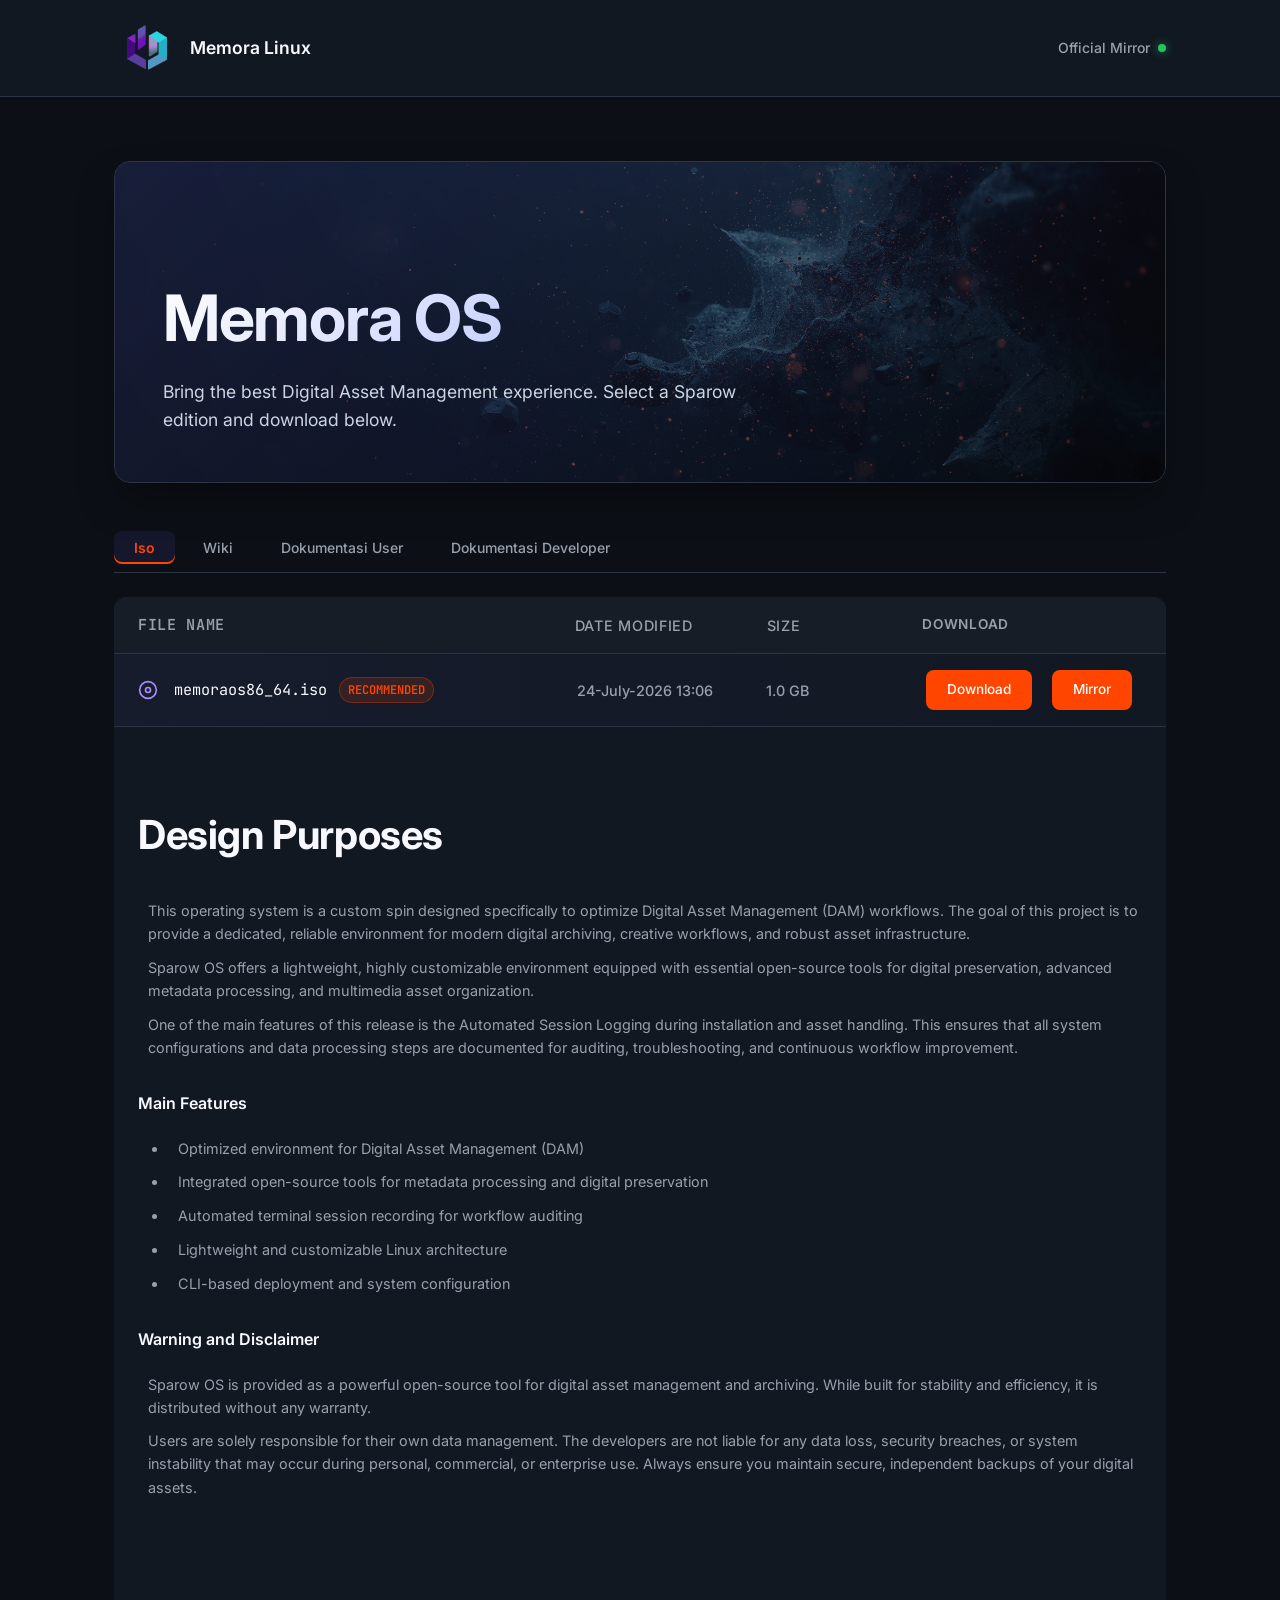
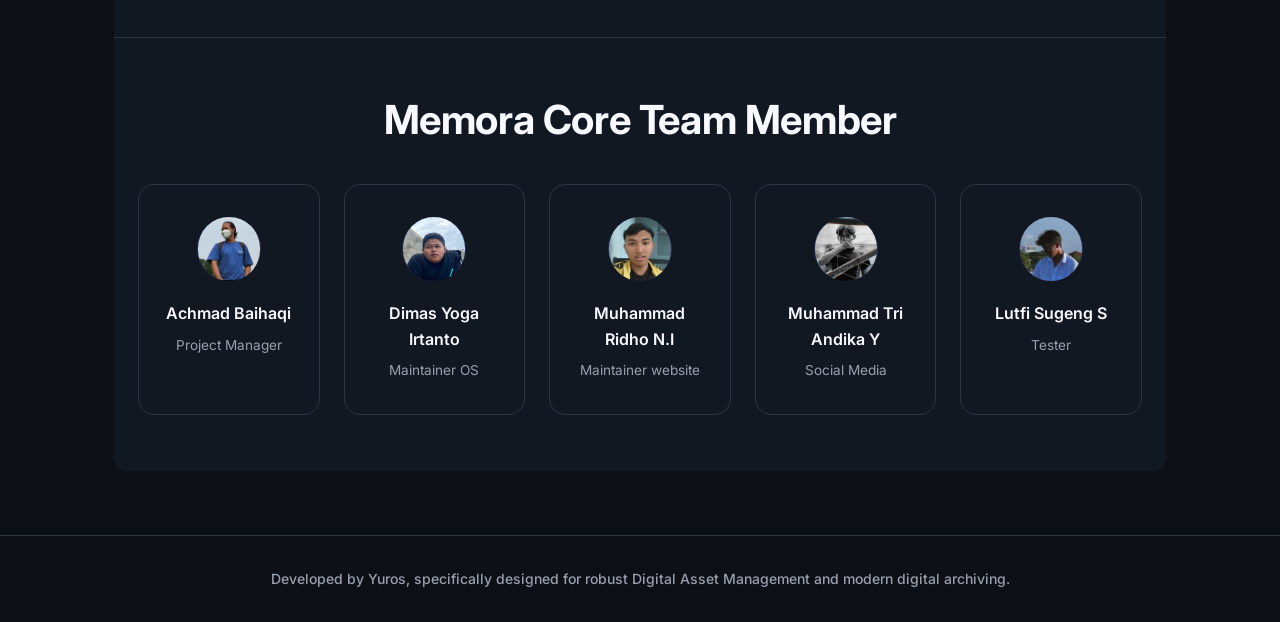
<file: index.html>
<!DOCTYPE html>
<html lang="en">
<head>
    <meta charset="UTF-8">
    <meta name="viewport" content="width=device-width, initial-scale=1.0">
    <title>Memora OS - Download</title>
    <link rel="stylesheet" href="style.css">
    <link href="https://fonts.googleapis.com/css2?family=Inter:wght@400;500;600;700&family=JetBrains+Mono:wght@400;500&display=swap" rel="stylesheet">
</head>

<body>
    <nav class="navbar">
        <div class="container">
            <div class="logo">
                <img src="asset-website/memora-logo.png" alt="logo-sparow" style="height: 64px; width: auto;"/>
                <span>Memora Linux</span>
            </div>
            <div class="server-info">
                <span class="host">Official Mirror</span>
                <span class="status-indicator"></span>
            </div>
        </div>
    </nav>

    <main class="container main-content">
        <!-- Hero Section -->
        <div class="hero-section">
            <div class="hero-image-container">
                <img src="asset-website/backround-hero/opsi1.png" alt="Sparow OS Preview" class="hero-img">
                <div class="hero-content">
                    <h1>Memora OS</h1>
                    <p>Bring the best Digital Asset Management experience. Select a Sparow edition and download below.</p>
                </div>
            </div>
        </div>

        <!-- Release Tabs -->
<div class="release-tabs">
    <button class="tab-btn active" id="btn-sparow">Iso</button>
    <button class="tab-btn" id="btn-wiki">Wiki</button>
    <button class="tab-btn" id="btn-docs-user">Dokumentasi User</button>
    <button class="tab-btn" id="btn-docs-dev">Dokumentasi Developer</button>
</div>

        <div class="file-browser">
            <!-- KONTEN 1: TAB SPAROW -->
            <div id="content-sparow" style="display: block;">
                <div class="browser-header">
                    <div class="col-name">File Name</div>
                    <div class="col-date">Date Modified</div>
                    <div class="col-size">Size</div>
                    <div class="col-action">
                        <span class="header-align">Download</span>
                        <span class="header-align" style="visibility: hidden;">Mirror</span>
                    </div>
                </div>
                
                <div class="file-list" id="list-amanda">
                    <div class="file-row iso-file">
                        <div class="col-name">
                            <svg class="icon" viewBox="0 0 24 24" fill="none" stroke="currentColor" stroke-width="2">
                                <circle cx="12" cy="12" r="10" />
                                <circle cx="12" cy="12" r="3" />
                            </svg>
                            <div class="file-details">
                                <span class="filename">memoraos86_64.iso</span>
                                <span class="file-badge">Recommended</span>
                            </div>
                        </div>
                        <div class="col-date">24-July-2026 13:06</div>
                        <div class="col-size">1.0 GB</div>
                        <div class="col-action">
                            <a href="/source/blackbird-amanda.iso" class="btn-download" download>Download</a>
                            <a href="https://onboardcloud.dl.sourceforge.net/project/blackbird/release-beta/blackbird-amanda.iso?viasf=1&fid=47947c083191922f" target="_blank" class="btn-download">Mirror</a>
                        </div>
                    </div>
                    
                    <div class="describe">
                        <h2 class="section-title">Design Purposes</h2>
                        <p>
                        This operating system is a custom spin designed specifically to optimize Digital Asset Management (DAM) workflows. The goal of this project is to provide a dedicated, reliable environment for modern digital archiving, creative workflows, and robust asset infrastructure.
                        </p>
                        <p>
                        Sparow OS offers a lightweight, highly customizable environment equipped with essential open-source tools for digital preservation, advanced metadata processing, and multimedia asset organization.
                        </p>
                        <p>
                        One of the main features of this release is the Automated Session Logging during installation and asset handling. This ensures that all system configurations and data processing steps are documented for auditing, troubleshooting, and continuous workflow improvement.
                        </p>

                        <h3 class="section-subtitle">Main Features</h3>
                        <ul>
                            <li>Optimized environment for Digital Asset Management (DAM)</li>
                            <li>Integrated open-source tools for metadata processing and digital preservation</li>
                            <li>Automated terminal session recording for workflow auditing</li>
                            <li>Lightweight and customizable Linux architecture</li>
                            <li>CLI-based deployment and system configuration</li>
                        </ul>

                        <h3 class="section-subtitle">Warning and Disclaimer</h3>
                        <p>
                        Sparow OS is provided as a powerful open-source tool for digital asset management and archiving. While built for stability and efficiency, it is distributed without any warranty.
                        </p>
                        <p>
                        Users are solely responsible for their own data management. The developers are not liable for any data loss, security breaches, or system instability that may occur during personal, commercial, or enterprise use. Always ensure you maintain secure, independent backups of your digital assets.
                        </p>
                    </div>
                </div>
            </div>

            <!-- KONTEN 2: TAB WIKI -->
            <div id="content-wiki" style="display:none; padding: 2rem;">
                
                <!-- INI YANG BIKIN JADI 2 KOLOM (wiki-layout) -->
                <div class="wiki-layout">
                    
                    <!-- Kiri: Sidebar Daftar Isi -->
                    <aside class="wiki-sidebar">
                        <div class="toc-title">Contents</div>
                        <ul class="toc-list">
                            <li><a href="#wiki-konsep">1 Konsep Dasar</a></li>
                            <li><a href="#wiki-arsip">2 Standar Preservasi Digital</a></li>
                            <li><a href="#wiki-metadata">3 Skema Metadata & Klasifikasi</a></li>
                        </ul>
                    </aside>

                    <!-- Kanan: Isi Konten -->
                    <div class="wiki-main">
                        <h2 class="section-title" style="margin-top: 0; margin-bottom: 1.5rem;">Wiki Sparow OS</h2>
                        
                        <h3 id="wiki-konsep" class="section-subtitle">1 Konsep Dasar</h3>
                        <p>Sparow OS dirancang untuk menjembatani infrastruktur IT dengan kebutuhan manajemen arsip digital. Sistem ini dioptimalkan untuk memproses aset digital skala besar dengan efisiensi tinggi.</p>

                        <h3 id="wiki-arsip" class="section-subtitle">2 Standar Preservasi Digital</h3>
                        <p>Sistem ini mendukung integrasi langsung dengan model OAIS (Open Archival Information System), memastikan pelestarian dokumen untuk jangka panjang secara aman dan terstruktur.</p>

                        <h3 id="wiki-metadata" class="section-subtitle">3 Skema Metadata & Klasifikasi</h3>
                        <p>Lingkungan bawaan telah dilengkapi dengan alat untuk memvalidasi dan memproses skema Dublin Core, MODS, dan format deskripsi bibliografi lainnya secara otomatis.</p>
                    </div>

                </div>
            </div>


        <div class="file-browser">

            <!-- KONTEN 3: TAB DOKUMENTASI USER -->
            <div id="content-docs-user" style="display:none; padding: 2rem;  border-radius: 8px 8px 0 0">
                <div class="wiki-layout">
                    <!-- Kiri: Sidebar Daftar Isi -->
                    <aside class="wiki-sidebar">
                        <div class="toc-title">Contents</div>
                        <ul class="toc-list">
                            <li><a href="#docs-user-instalasi">1 Panduan Instalasi CLI</a></li>
                            <li><a href="#docs-user-enkripsi">2 Konfigurasi Tang Server & Clevis</a></li>
                            <li><a href="#docs-user-logging">3 Perekaman Sesi Terminal</a></li>
                        </ul>
                    </aside>

                    <!-- Kanan: Isi Konten -->
                    <div class="wiki-main">
                        <h2 class="section-title" style="margin-top: 0; margin-bottom: 1.5rem;">Dokumentasi User</h2>
                        
                        <h3 id="docs-user-instalasi" class="section-subtitle">1 Panduan Instalasi CLI</h3>
                        <p>Proses instalasi utama Sparow OS sepenuhnya dikendalikan melalui Command Line Interface (CLI) untuk memastikan konsumsi sumber daya tetap minimal selama deployment.</p>

                        <h3 id="docs-user-enkripsi" class="section-subtitle">2 Konfigurasi Tang Server & Clevis</h3>
                        <p>Untuk keamanan penyimpanan repositori arsip, dokumentasi ini menyediakan panduan setup enkripsi disk jaringan menggunakan container Tang server dan client Clevis, guna mencegah akses disk tanpa otorisasi.</p>

                        <h3 id="docs-user-logging" class="section-subtitle">3 Perekaman Sesi Terminal</h3>
                        <p>Fitur logging akan secara otomatis merekam riwayat interaksi administrator selama sesi pemeliharaan sistem perpustakaan digital untuk tujuan dokumentasi dan audit.</p>
                    </div>
                </div>
            </div>

            <!-- KONTEN 4: TAB DOKUMENTASI DEVELOPER -->
            <div id="content-docs-dev" style="display:none; padding: 2rem; border-radius: 8px 8px 0 0">
                <div class="wiki-layout">
                    <!-- Kiri: Sidebar Daftar Isi -->
                    <aside class="wiki-sidebar">
                        <div class="toc-title">Contents</div>
                        <ul class="toc-list">
                            <li><a href="#docs-dev-instalasi">1 Panduan Instalasi CLI</a></li>
                            <li><a href="#docs-dev-enkripsi">2 Konfigurasi Tang Server & Clevis</a></li>
                            <li><a href="#docs-dev-logging">3 Perekaman Sesi Terminal</a></li>
                        </ul>
                    </aside>

                    <!-- Kanan: Isi Konten -->
                    <div class="wiki-main">
                        <h2 class="section-title" style="margin-top: 0; margin-bottom: 1.5rem;">Dokumentasi Developer</h2>
                        
                        <h3 id="docs-dev-instalasi" class="section-subtitle">1 Panduan Instalasi CLI</h3>
                        <p>Proses instalasi utama Sparow OS sepenuhnya dikendalikan melalui Command Line Interface (CLI) untuk memastikan konsumsi sumber daya tetap minimal selama deployment.</p>

                        <h3 id="docs-dev-enkripsi" class="section-subtitle">2 Konfigurasi Tang Server & Clevis</h3>
                        <p>Untuk keamanan penyimpanan repositori arsip, dokumentasi ini menyediakan panduan setup enkripsi disk jaringan menggunakan container Tang server dan client Clevis, guna mencegah akses disk tanpa otorisasi.</p>

                        <h3 id="docs-dev-logging" class="section-subtitle">3 Perekaman Sesi Terminal</h3>
                        <p>Fitur logging akan secara otomatis merekam riwayat interaksi administrator selama sesi pemeliharaan sistem perpustakaan digital untuk tujuan dokumentasi dan audit.</p>
                    </div>
                </div>
            </div>

        </div>


        <!-- Contributors Section -->
        <section class="contributors-section">
            <h2 class="section-title" style="margin-top: .1rem; text-align: center;">Memora Core Team Member</h2>
            <div class="contributors-grid">
                <div class="contributor-card">
                    <div class="avatar">
                        <img src="asset-website/contributor-image/bay-card.jpg" alt="Achmad Baihaqi Avatar" class="avatar-img">
                    </div>
                    <div class="contributor-info">
                        <h3>Achmad Baihaqi</h3>
                        <p>Project Manager</p>
                    </div>
                </div>
                <div class="contributor-card">
                    <div class="avatar">
                        <img src="asset-website/contributor-image/agoy-card.jpg" alt="Dimas Yoga Avatar" class="avatar-img">
                    </div>
                    <div class="contributor-info">
                        <h3>Dimas Yoga Irtanto</h3>
                        <p>Maintainer OS</p>
                    </div>
                </div>
                <div class="contributor-card">
                    <div class="avatar">
                        <img src="asset-website/contributor-image/ridho-card.jpg" alt="Muhammad Ridho Avatar" class="avatar-img">
                    </div>
                    <div class="contributor-info">
                        <h3>Muhammad Ridho N.I</h3>
                        <p>Maintainer website</p>
                    </div>
                </div>
                <div class="contributor-card">
                    <div class="avatar">
                        <img src="asset-website/contributor-image/dika-card.jpg" alt="Muhammad Tri Andika Avatar" class="avatar-img">
                    </div>
                    <div class="contributor-info">
                        <h3>Muhammad Tri Andika Y</h3>
                        <p>Social Media</p>
                    </div>
                </div>
                <div class="contributor-card">
                    <div class="avatar">
                        <img src="asset-website/contributor-image/lutfi-card.jpg" alt="Lutfi Sugeng Avatar" class="avatar-img">
                    </div>
                    <div class="contributor-info">
                        <h3>Lutfi Sugeng S</h3>
                        <p>Tester</p>
                    </div>
                </div>
            </div>
        </section>
    </main>

    <footer>
        <div class="container">
            <p>Developed by Yuros, specifically designed for robust Digital Asset Management and modern digital archiving.</p>
        </div>
    </footer>

    <script src="main.js"></script>
</body>
</html>
</file>
<file: style.css>
:root {
    --bg-main: #0C1016;
    --bg-card: #121822;
    --bg-hover: #1c2433;
    --text-main: #F8F8FF;
    --text-muted: #98A0AD;
    --border-color: #2D3444;
    --stroke-secondary: #A8B9D3;
    --accent: #FF4500;
    --accent-hover: #e63e00;
    --iso-glow: rgba(255, 69, 0, 0.15);
    --placeholder: #D9D9D9;
}

* {
    margin: 0;
    padding: 0;
    box-sizing: border-box;
}

body {
    font-family: 'Inter', -apple-system, BlinkMacSystemFont, "Segoe UI", sans-serif;
    background-color: var(--bg-main);
    color: var(--text-main);
    line-height: 1.6;
    -webkit-font-smoothing: antialiased;
    font-size: 18px;
    font-weight: 400;
}

.container {
    max-width: 1100px;
    margin: 0 auto;
    padding: 0 1.5rem;
}

/* Navbar */
.navbar {
    border-bottom: 1px solid var(--border-color);
    background: var(--bg-card);
    padding: 1rem 0;
}

.navbar .container {
    display: flex;
    justify-content: space-between;
    align-items: center;
}

.logo {
    display: flex;
    align-items: center;
    gap: 0.75rem;
    font-weight: 600;
    font-size: 1.1rem;
}

.logo svg {
    color: var(--accent);
}

/* Release Tabs */
.release-tabs {
    display: flex;
    gap: 0.5rem;
    margin-bottom: 1.5rem;
    border-bottom: 1px solid var(--border-color);
    padding-bottom: 0.5rem;
}

.tab-btn {
    background: transparent;
    border: none;
    color: var(--text-muted);
    padding: 0.5rem 1.25rem;
    font-size: 0.95rem;
    font-weight: 500;
    cursor: pointer;
    border-radius: 0.5rem;
    transition: all 0.2s ease;
    font-family: 'Inter', sans-serif;
}

.tab-btn:hover {
    color: var(--text-main);
    background: var(--bg-hover);
}

.tab-btn.active {
    background: var(--iso-glow);
    color: var(--accent);
    font-weight: 600;
    box-shadow: inset 0 -2px 0 var(--accent);
}

.server-info,
.tab-btn,
.browser-header,
.col-date,
.col-size,
.btn-download,
footer {
    font-size: 14px;
    font-weight: 500;
    color: var(--text-muted);
    display: flex;
    align-items: center;
    gap: 0.5rem;
}

.status-indicator {
    width: 8px;
    height: 8px;
    border-radius: 50%;
    background: #22c55e;
    box-shadow: 0 0 8px rgba(34, 197, 94, 0.6);
}

/* Main Content */
.main-content {
    padding: 4rem 1.5rem;
}

/* Hero Section */
.hero-section {
    margin-bottom: 3rem;
    border-radius: 1rem;
    overflow: hidden;
    position: relative;
    border: 1px solid var(--border-color);
    box-shadow: 0 20px 40px -10px rgba(0, 0, 0, 0.5);
    background: var(--bg-card);
}

.hero-image-container {
    position: relative;
    width: 100%;
    height: 320px;
    background: linear-gradient(135deg, rgba(45, 52, 68, 0.8) 0%, rgba(12, 16, 22, 1) 100%);
    display: flex;
    align-items: flex-end;
    padding: 3rem;
}

.hero-img {
    position: absolute;
    top: 0;
    left: 0;
    width: 100%;
    height: 100%;
    object-fit: cover;
    opacity: 0.3; 
    z-index: 1;
    border-radius: 0 !important;
}

.hero-content {
    position: relative;
    z-index: 2;
}

.hero-content h1 {
    font-size: 64px;
    font-weight: 700;
    margin-bottom: 0.5rem;
    color: var(--text-main);
    letter-spacing: -0.02em;
}

.hero-content p {
    color: #cbd5e1;
    font-size: 1.1rem;
    max-width: 600px;
}

img {
    display: block;
    max-width: 100%;
    overflow: hidden;
}

/* File Browser */
.file-browser{
    background: var(--bg-card);
    border: 1px solid var(--border-color_);
    border-radius: 0.75rem;
    overflow: hidden;
    box-shadow: none;
    padding-bottom: 2rem;
}


.browser-header {
    display: grid;
    grid-template-columns: 3.5fr 1.5fr 1fr 2fr;
    padding: 1rem 1.5rem;
    border-bottom: 1px solid var(--border-color);
    background: rgba(255, 255, 255, 0.02);
    text-transform: uppercase;
    letter-spacing: 0.05em;
}

.header-align {
    display: inline-flex;
    justify-content: center;
    padding: 0 1.25rem;
    margin-left: 5px;
    margin-right: 5px;
}

.file-list {
    display: flex;
    flex-direction: column;
}

.file-row {
    display: grid;
    grid-template-columns: 3.5fr 1.5fr 1fr 2fr;
    align-items: center;
    padding: 1rem 1.5rem;
    border-bottom: 1px solid var(--border-color);
    text-decoration: none;
    color: var(--text-main);
    transition: background 0.2s ease;
}

.describe {
    padding: 1rem 1.5rem;
}

.section-title {
    font-size: 40px;
    font-weight: 700;
    margin-bottom: 1rem;
    margin-top: 1.5rem;
    color: var(--text-main);
    letter-spacing: -0.01em;
}

.section-subtitle {
    font-size: 24px;
    font-weight: 600;
    margin-top: 2rem;
    margin-bottom: 0.5rem;
    color: var(--text-main);
}

.describe p, .describe li {
    color: var(--text-muted);
    font-size: 18px;
    margin-bottom: 0.75em;
}

.describe p {
    margin-inline-start: 10px;
}

.describe li {
    margin-inline-start: 30px;
    padding-inline-start: 10px;
}

.file-row:last-child {
    border-bottom: none;
}

.file-row:hover {
    background: var(--bg-hover);
}

.file-row.iso-file {
    background: linear-gradient(90deg, rgba(255, 69, 0, 0.05), transparent);
}

.file-row.iso-file:hover {
    background: linear-gradient(90deg, rgba(255, 69, 0, 0.1), transparent);
}

/* Columns */
.col-name {
    display: flex;
    align-items: center;
    gap: 1rem;
    font-family: 'JetBrains Mono', monospace;
    font-size: 0.95rem;
    word-break: break-all;
}

.col-action {
    display: flex;
    justify-content: flex-end;
}

.icon {
    width: 20px;
    height: 20px;
    color: var(--text-muted);
    flex-shrink: 0;
}

.iso-file .icon {
    color: var(--accent);
}

.file-details {
    display: flex;
    align-items: center;
    gap: 0.75rem;
    flex-wrap: wrap;
}

.file-badge {
    font-size: 12px;
    background: rgba(255, 69, 0, 0.15);
    color: var(--accent);
    padding: 0.15rem 0.5rem;
    border-radius: 1rem;
    border: 1px solid rgba(255, 69, 0, 0.3);
    font-weight: 600;
    text-transform: uppercase;
}

/* Buttons */
.btn-download {
    display: inline-flex;
    align-items: center;
    justify-content: center;
    padding: 0.5rem 1.25rem;
    background: var(--accent);
    color: #fff;
    text-decoration: none;
    border-radius: 0.5rem;
    font-weight: 500;
    font-size: 14px;
    margin-left: 10px;
    margin-right: 10px;
    transition: all 0.2s;
    border: 1px solid transparent;
}

.btn-download:hover {
    background: var(--accent-hover);
    transform: translateY(-1px);
}

/* Contributors Section */
.contributors-section {
    margin-top: 5rem;
    padding-top: 3rem;
    border-top: 1px solid var(--border-color);
}

/* Footer */
footer {
    text-align: center;
    padding: 2rem 0;
    border-top: 1px solid var(--border-color);
    display: flex;
    justify-content: center;
    align-items: center;
}

/* Responsive */
@media (max-width: 900px) {
    .browser-header, .file-row {
        grid-template-columns: 2fr 1fr 1.5fr;
    }
    .browser-header .col-date, .file-row .col-date {
        display: none;
    }
}

@media (max-width: 600px) {
    .browser-header {
        display: none;
    }
    .file-row {
        grid-template-columns: 1fr;
        gap: 0.75rem;
        padding: 1.25rem;
    }
    .col-size {
        padding-left: 2.25rem;
        display: inline-block;
        font-size: 14px;
    }
    .col-action {
        justify-content: flex-start;
        padding-left: 2.25rem;
        margin-top: 0.5rem;
    }
}
:root {
    --bg-main: #0C1016;
    --bg-card: #121822;
    --bg-hover: #1c2433;
    --text-main: #F8F8FF;
    --text-muted: #98A0AD;
    --border-color: #2D3444;
    --stroke-secondary: #A8B9D3;
    --accent: #FF4500;
    --accent-hover: #e63e00;
    --iso-glow: rgba(255, 69, 0, 0.15);
    --placeholder: #D9D9D9
}

* {
    margin: 0;
    padding: 0;
    box-sizing: border-box;
}

body {
    font-family: 'Inter', -apple-system, BlinkMacSystemFont, "Segoe UI", sans-serif;
    background-color: var(--bg-main);
    color: var(--text-main);
    line-height: 1.6;
    -webkit-font-smoothing: antialiased;
    font-size: 18px;
    font-weight: 400;
}

.container {
    max-width: 1100px;
    margin: 0 auto;
    padding: 0 1.5rem;
}

/* Navbar */
.navbar {
    border-bottom: 1px solid var(--border-color);
    background: var(--bg-card);
    padding: 1rem 0;
}

.navbar .container {
    display: flex;
    justify-content: space-between;
    align-items: center;
}

.logo {
    display: flex;
    align-items: center;
    gap: 0.75rem;
    font-weight: 600;
    font-size: 1.1rem;
}

.logo svg {
    color: var(--accent);
}

/* Release Tabs */
.release-tabs {
    display: flex;
    gap: 0.5rem;
    margin-bottom: 1.5rem;
    border-bottom: 1px solid var(--border-color);
    padding-bottom: 0.5rem;
}

.tab-btn {
    background: transparent;
    border: none;
    color: var(--text-muted);
    padding: 0.5rem 1.25rem;
    font-size: 0.95rem;
    font-weight: 500;
    cursor: pointer;
    border-radius: 0.5rem;
    transition: all 0.2s ease;
    font-family: 'Inter', sans-serif;
}

.tab-btn:hover {
    color: var(--text-main);
    background: var(--bg-hover);
}

.tab-btn.active {
    background: rgba(99, 102, 241, 0.1);
    color: var(--accent);
    font-weight: 600;
    box-shadow: inset 0 -2px 0 var(--accent);
}

.server-info,
.tab-btn,
.browser-header,
.col-date,
.col-size,
.btn-download,
footer {
    font-size: 14px;
    font-weight: 500;
    color: var(--text-muted);
    display: flex;
    align-items: center;
    gap: 0.5rem;
}

.status-indicator {
    width: 8px;
    height: 8px;
    border-radius: 50%;
    background: #22c55e;
    box-shadow: 0 0 8px rgba(34, 197, 94, 0.6);
}

/* Main Content */
.main-content {
    padding: 4rem 1.5rem;
}

/* Hero Section */
.hero-section {
    margin-bottom: 3rem;
    border-radius: 1rem;
    overflow: hidden;
    position: relative;
    border: 1px solid var(--border-color);
    box-shadow: 0 20px 40px -10px rgba(0, 0, 0, 0.5);
    background: var(--bg-card);
}

.hero-image-container {
    position: relative;
    width: 100%;
    height: 320px;
    background: linear-gradient(135deg, rgba(99, 102, 241, 0.2) 0%, rgba(9, 9, 11, 1) 100%);
    display: flex;
    align-items: flex-end;
    padding: 3rem;
}

.hero-img {
    position: absolute;
    top: 0;
    left: 0;
    width: 100%;
    height: 100%;
    object-fit: cover;
    opacity: 0.3; /* Opacity lowered to keep text highly readable */
    z-index: 1;
    border-radius: 0 !important;
}

.hero-content {
    position: relative;
    z-index: 2;
}

.hero-content h1 {
    font-size:64px;
    font-weight: 700;
    margin-bottom: 0.5rem;
    background: linear-gradient(135deg, #ffffff 0%, #a5b4fc 100%);
    -webkit-background-clip: text;
    -webkit-text-fill-color: transparent;
    letter-spacing: -0.02em;
    color: var(--text-main);
}

.hero-content p {
    color: #cbd5e1;
    font-size: 1.1rem;
    max-width: 600px;
}

.hero-content p.academic-note {
    margin-top: 1.25rem;
    font-size: 0.85rem;
    color: #94a3b8;
    font-style: italic;
    border-left: 2px solid var(--accent);
    padding-left: 0.75rem;
}

img {
    display: block;
    max-width: 100%;
    overflow: hidden;
    
}
/* File Browser */

.browser-header {
    display: grid;
    grid-template-columns: 3.5fr 1.5fr 1fr 2fr;
    padding: 1rem 1.5rem;
    border-bottom: 1px solid var(--border-color);
    background: rgba(255, 255, 255, 0.02);
    font-size: 0.85rem;
    font-weight: 600;
    color: var(--text-muted);
    text-transform: uppercase;
    letter-spacing: 0.05em;
}

.header-align {
    display: inline-flex;
    justify-content: center;
    padding: 0 1.25rem;
    margin-left: 5px;
    margin-right: 5px;
}

.file-list {
    display: flex;
    flex-direction: column;
}

.file-row {
    display: grid;
    grid-template-columns: 3.5fr 1.5fr 1fr 2fr;
    align-items: center;
    padding: 1rem 1.5rem;
    border-bottom: 1px solid var(--border-color);
    text-decoration: none;
    color: var(--text-main);
    transition: background 0.2s ease;
}

.describe {
    padding: 1rem 1.5rem;
}

.describe h2, .describe h3 {
    font-size: 1rem;
    margin-bottom: 1.25em;
}

.describe h2 {
 margin-top: 1.5em ;
}

.describe h3 {
 margin-top: 2em ;
}

.describe p, .describe li {
    color: var(--text-muted);
    font-size: .9rem;
    margin-bottom: .75em;
}

.describe p{
    margin-inline-start: 10px;
}

.describe li {
    margin-inline-start: 30px;
    padding-inline-start: 10px;
}


.file-row:last-child {
    border-bottom: none;
}

.file-row:hover {
    background: var(--bg-hover);
}

.file-row.iso-file {
    background: linear-gradient(90deg, rgba(99, 102, 241, 0.05), transparent);
}

.file-row.iso-file:hover {
    background: linear-gradient(90deg, rgba(99, 102, 241, 0.1), transparent);
}

/* Columns */
.col-name {
    display: flex;
    align-items: center;
    gap: 1rem;
    font-family: 'JetBrains Mono', monospace;
    font-size: 0.95rem;
    word-break: break-all;
}

.col-date, .col-size {
    font-size: 0.9rem;
    color: var(--text-muted);
}

.col-action {
    display: flex;
    justify-content: flex-end;
}

.icon {
    width: 20px;
    height: 20px;
    color: var(--text-muted);
    flex-shrink: 0;
}

.directory .icon {
    color: #60a5fa;
    fill: rgba(96, 165, 250, 0.2);
}

.iso-file .icon {
    color: #a78bfa;
}

.text-file .icon {
    color: #94a3b8;
}

.file-details {
    display: flex;
    align-items: center;
    gap: 0.75rem;
    flex-wrap: wrap;
}

.file-badge {
    
    font-size: 12px;
    background: rgba(255, 69, 0, 0.15);
    color: var(--accent);
    padding: 0.15rem 0.5rem;
    border-radius: 1rem;
    border: 1px solid rgba(255, 69, 0, 0.3);
    font-weight: 600;
    text-transform: uppercase;
}

/* Buttons */
.btn-download {
    display: inline-flex;
    align-items: center;
    justify-content: center;
    padding: 0.5rem 1.25rem;
    background: var(--accent);
    color: #fff;
    text-decoration: none;
    border-radius: 0.5rem;
    font-weight: 500;
    font-size: 0.85rem;
    margin-left: 10px;
    margin-right: 10px;
    transition: all 0.2s;
    font-family: 'Inter', sans-serif;
    border: 1px solid transparent;
}

.btn-download:hover {
    background: var(--accent-hover);
    transform: translateY(-1px);
}

.btn-download.secondary {
    background: transparent;
    border: 1px solid var(--border-color);
    color: var(--text-main);
}

.btn-download.secondary:hover {
    background: rgba(255, 255, 255, 0.05);
    border-color: rgba(255, 255, 255, 0.2);
}

/* Contributors Section */
.section-title, .describe h2 {
    font-size: 40px;
    font-weight: 700;
    margin-bottom: 2rem;
    color: var(--text-main);
    text-align: left;
    letter-spacing: -0.01em;
}

.contributors-grid {
    display: grid;
    grid-template-columns: repeat(auto-fit, minmax(180px, 1fr));
    gap: 1.5rem;
    margin: 1.5rem;
}

.contributor-card {
    background: var(--bg-card);
    border: 1px solid var(--border-color);
    border-radius: 1rem;
    padding: 2rem 1.5rem;
    text-align: center;
    transition: transform 0.3s ease, box-shadow 0.3s ease, border-color 0.3s ease;
    cursor: default;
}

.contributor-card:hover {
    transform: translateY(-5px);
    box-shadow: 0 15px 30px -10px rgba(0, 0, 0, 0.5);
    background: var(--bg-hover);
    border-color: rgba(99, 102, 241, 0.3);
}

.avatar {
    width: 64px;
    height: 64px;
    border-radius: 50px;
    background: linear-gradient(135deg, rgba(99, 102, 241, 0.15) 0%, rgba(99, 102, 241, 0.05) 100%);
    border: 1px solid rgba(99, 102, 241, 0.2);
    color: var(--accent);
    display: flex;
    align-items: center;
    justify-content: center;
    font-size: 1.25rem;
    font-weight: 700;
    margin: 0 auto 1.25rem auto;
    font-family: 'Inter', sans-serif;
    transition: all 0.3s ease;
}

.avatar img{
        width: 64px;
    height: 64px;
    border-radius: 50px;
    object-fit: cover;
}

.contributor-card:hover .avatar {
    background: linear-gradient(135deg, rgba(99, 102, 241, 0.3) 0%, rgba(99, 102, 241, 0.1) 100%);
    box-shadow: 0 0 20px rgba(99, 102, 241, 0.15);
    color: #fff;
}

.contributor-info h3 {
    font-size: 16px;
    font-weight: 600;
    color: var(--text-main);
    margin-bottom: 0.5rem;
}

.contributor-info p {
    font-size: 0.85rem;
    color: var(--text-muted);
}

/* Footer */
footer {
    text-align: center;
    padding: 2rem 0;
    color: var(--text-muted);
    font-size: 14px;
    font-weight: 500;
    border-top: 1px solid var(--border-color);
    display: flex;
    justify-content: center;
    align-items: center;
}

/* Responsive */
@media (max-width: 900px) {
    .browser-header {
        grid-template-columns: 2fr 1fr 1.5fr;
    }
    .file-row {
        grid-template-columns: 2fr 1fr 1.5fr;
    }
    .browser-header .col-date, .file-row .col-date {
        display: none;
    }
}

@media (max-width: 600px) {
    .browser-header {
        display: none;
    }
    .file-row {
        grid-template-columns: 1fr;
        gap: 0.75rem;
        padding: 1.25rem;
    }
    .col-size {
        padding-left: 2.25rem;
        display: inline-block;
        font-size: 0.85rem;
    }
    .col-action {
        justify-content: flex-start;
        padding-left: 2.25rem;
        margin-top: 0.5rem;
    }
}

/* --- ARCH WIKI STYLE LAYOUT --- */

html {
    scroll-behavior: smooth;
}

/* Membagi layar jadi 2 kolom: Kiri (220px) dan Kanan (Sisa ruang) */
.wiki-layout {
    display: grid;
    grid-template-columns: 220px 1fr;
    gap: 3rem;
    align-items: start;
}

/* Membuat sidebar menempel saat di-scroll */
.wiki-sidebar {
    position: sticky;
    top: 2rem;
    background: transparent;
}

.toc-title {
    font-weight: 700;
    font-size: 16px;
    color: var(--text-main);
    margin-bottom: 1rem;
    padding-bottom: 0.5rem;
    border-bottom: 1px solid var(--border-color); /* Garis bawah ala Arch Wiki */
}

.toc-list {
    list-style-type: none;
    padding-left: 0;
}

.toc-list li {
    margin-bottom: 0.75rem;
}

.toc-list a {
    color: var(--accent);
    text-decoration: none;
    font-size: 14px;
    transition: color 0.2s ease;
    display: block;
}

.toc-list a:hover {
    color: var(--accent-hover);
    text-decoration: underline;
}

.wiki-main p {
    color: var(--text-muted);
    font-size: 18px;
    margin-bottom: 1.5rem;
    line-height: 1.6;
}

/* Styling judul sub-bab dengan garis bawah tipis */
.wiki-main h3 {
    scroll-margin-top: 2rem; /* Jarak aman saat di-scroll agar tidak tertutup atas layar */
    margin-top: 2.5rem;
    margin-bottom: 1rem;
    padding-bottom: 0.5rem;
    border-bottom: 1px solid var(--border-color);
}

/* Tampilan Responsif: Mengubah jadi 1 kolom bertumpuk kalau dibuka di HP */
@media (max-width: 768px) {
    .wiki-layout {
        grid-template-columns: 1fr;
        gap: 1.5rem;
    }
    .wiki-sidebar {
        position: relative;
        top: 0;
        background: var(--bg-card);
        padding: 1.5rem;
        border: 1px solid var(--border-color);
        border-radius: 0.5rem;
    }
}
</file>
